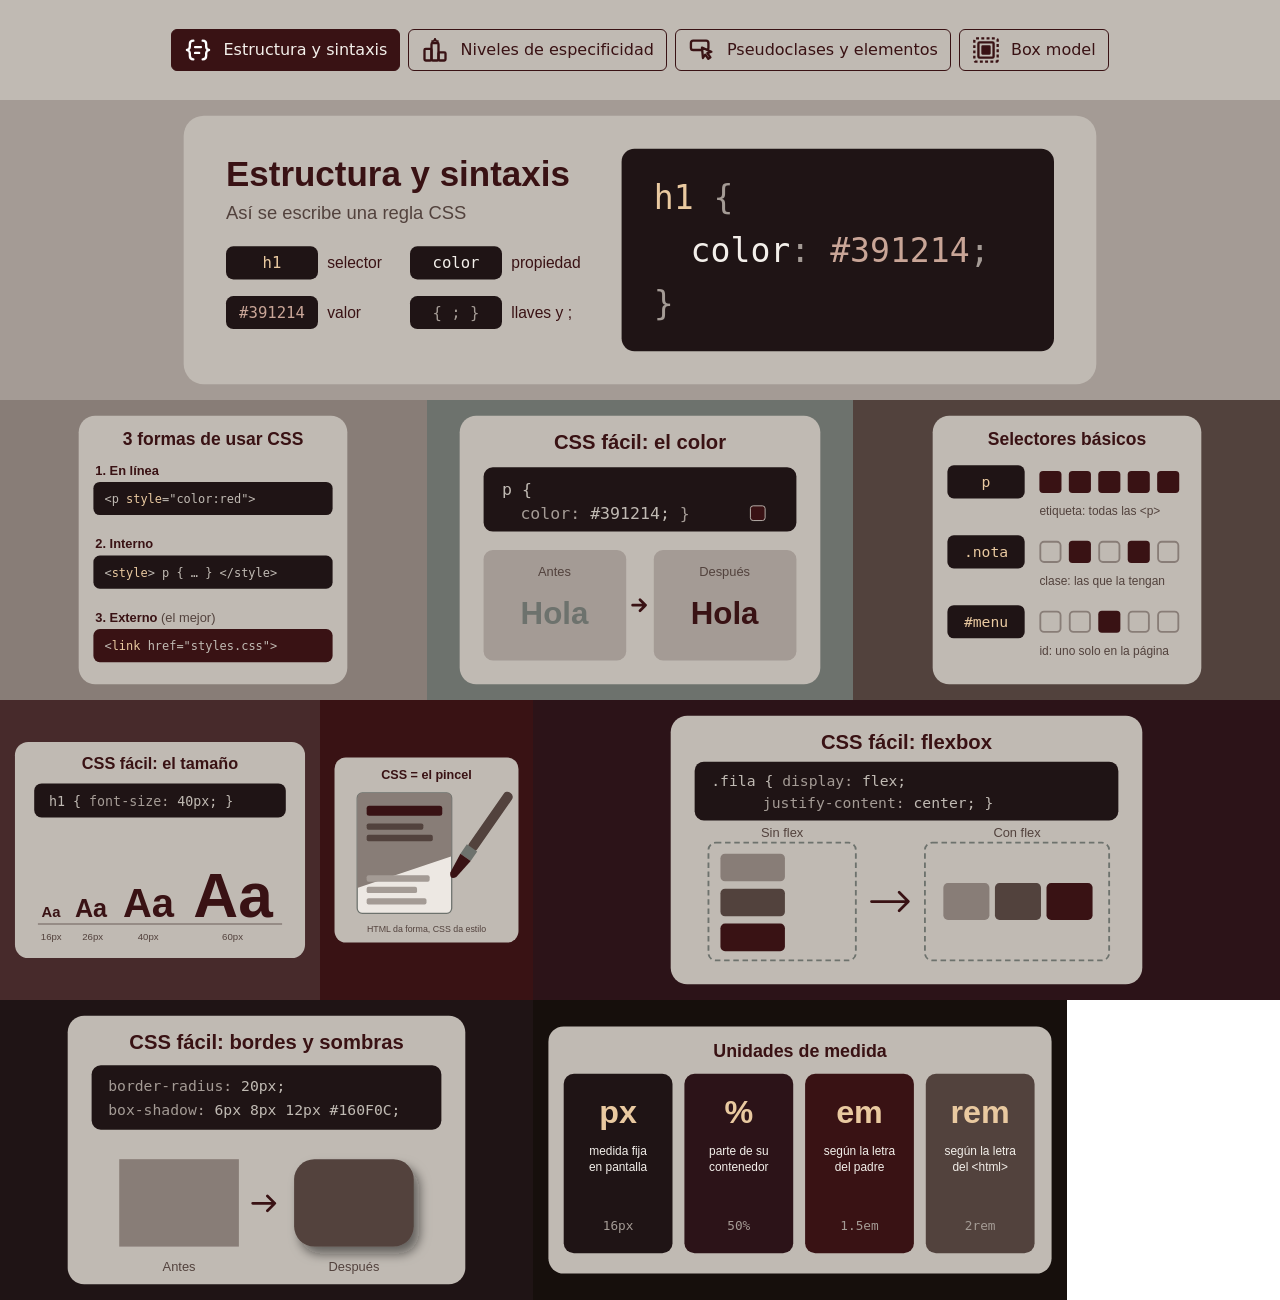
<file: index.html>
<!doctype html>
<html lang="es">

<head>
    <meta charset="utf-8">
    <meta name="viewport" content="width=device-width, initial-scale=1">
    <title>Mi primer maqueta</title>
    <link href="https://cdn.jsdelivr.net/npm/bootstrap@5.3.8/dist/css/bootstrap.min.css" rel="stylesheet"
        integrity="sha384-sRIl4kxILFvY47J16cr9ZwB07vP4J8+LH7qKQnuqkuIAvNWLzeN8tE5YBujZqJLB" crossorigin="anonymous">
    <link rel="stylesheet" href="styles.css">
    <style>
        .icono-nav {
            width: 28px;
            height: 28px;
            margin-right: 6px;
            vertical-align: middle;
        }

        .seccion-img {
            display: flex;
            align-items: center;
            justify-content: center;
            padding: 12px;
        }

        .ilustracion {
            max-width: 100%;
            max-height: 100%;
            object-fit: contain;
        }

        .caja1 {
            min-height: 100px;
            background-color: #C0BAB3;
        }

        .caja2 {
            height: 300px;
            background-color: #A49B95;
        }

        .caja3 {
            height: 300px;
            background-color: #887D77;
        }

        .caja4 {
            height: 300px;
            background-color: #6D726D;
        }

        .caja5 {
            height: 300px;
            background-color: #52423D;
        }

        .caja6 {
            height: 300px;
            background-color: #472A2B;
        }

        .caja7 {
            height: 300px;
            background-color: #391214;
        }

        .caja8 {
            height: 300px;
            background-color: #2C1318;
        }

        .caja9 {
            height: 300px;
            background-color: #1F1415;
        }

        .caja10 {
            height: 300px;
            background-color: #160F0C;
        }
    </style>
</head>

<body>
    <div class="container-fluid">
        <div class="row">
            <nav class="col-12 caja1 menu navbar navbar-expand-lg p-3 p-lg-4" aria-label="Temas de CSS">
                <div class="container-fluid px-0">
                    <a class="navbar-brand marca d-lg-none" href="index.html">CSS fácil</a>
                    <button class="navbar-toggler" type="button" data-bs-toggle="collapse" data-bs-target="#menuTemas"
                        aria-controls="menuTemas" aria-expanded="false" aria-label="Abrir menú">
                        <span class="navbar-toggler-icon"></span>
                    </button>
                    <div class="collapse navbar-collapse justify-content-center" id="menuTemas">
                        <div class="d-flex flex-column flex-lg-row flex-lg-wrap justify-content-lg-center gap-2 pt-3 pt-lg-0 w-100">
                        <a href="index.html" class="btn btn-tema active" aria-current="page">
                            <img src="img/icono-estructura.svg" alt="" class="icono-nav">
                            Estructura y sintaxis
                        </a>
                        <a href="especificidad.html" class="btn btn-tema">
                            <img src="img/icono-especificidad.svg" alt="" class="icono-nav">
                            Niveles de especificidad
                        </a>
                        <a href="pseudoclases.html" class="btn btn-tema">
                            <img src="img/icono-pseudoclases.svg" alt="" class="icono-nav">
                            Pseudoclases y elementos
                        </a>
                        <a href="boxmodel.html" class="btn btn-tema">
                            <img src="img/icono-boxmodel.svg" alt="" class="icono-nav">
                            Box model
                        </a>
                        </div>
                    </div>
                </div>
            </nav>
            <header class="col-12 col-sm-12 col-md-10 col-lg-10 col-xl-12 col-xxl-12 caja2 seccion-img">
                <img src="img/estructura-regla.svg" alt="Estructura de una regla CSS: selector, propiedad y valor" class="ilustracion">
            </header>
            <aside class="col-6 col-sm-6 col-md-2 col-lg-2 col-xl-4 col-xxl-4 caja3 seccion-img">
                <img src="img/estructura-formas.svg" alt="Tres formas de usar CSS: en línea, interno y externo" class="ilustracion">
            </aside>
            <section class="col-6 col-sm-6 col-md-2 col-lg-2 col-xl-4 col-xxl-4 caja4 seccion-img">
                <img src="img/css-facil-color.svg" alt="CSS fácil: cambia el color de un texto" class="ilustracion">
            </section>
            <aside class="col-6 col-sm-6 col-md-10 col-lg-10 col-xl-4 col-xxl-4 caja5 seccion-img">
                <img src="img/estructura-selectores.svg" alt="Selectores básicos: etiqueta, clase e id" class="ilustracion">
            </aside>
            <section class="col-6 col-sm-6 col-md-12 col-lg-12 col-xl-3 col-xxl-3 caja6 seccion-img">
                <img src="img/css-facil-tamano.svg" alt="CSS fácil: cambia el tamaño de la letra" class="ilustracion">
            </section>
            <section class="col-12 col-sm-12 col-md-4 col-lg-4 col-xl-2 col-xxl-2 caja7 seccion-img">
                <img src="img/css-facil-pincel.svg" alt="CSS fácil: el pincel de tu página web" class="ilustracion">
            </section>
            <section class="col-12 col-sm-12 col-md-4 col-lg-4 col-xl-7 col-xxl-7 caja8 seccion-img">
                <img src="img/css-facil-flexbox.svg" alt="CSS fácil: ordena cajas con flexbox" class="ilustracion">
            </section>
            <section class="col-12 col-sm-12 col-md-4 col-lg-4 col-xl-5 col-xxl-5 caja9 seccion-img">
                <img src="img/css-facil-bordes.svg" alt="CSS fácil: bordes redondeados y sombras" class="ilustracion">
            </section>
            <footer class="col-12 col-sm-12 col-md-12 col-lg-12 col-xl-5 col-xxl-5 caja10 seccion-img">
                <img src="img/estructura-unidades.svg" alt="Unidades de medida en CSS: px, %, em y rem" class="ilustracion">
            </footer>
        </div>
    </div>
    <script src="https://cdn.jsdelivr.net/npm/bootstrap@5.3.8/dist/js/bootstrap.bundle.min.js"
        integrity="sha384-FKyoEForCGlyvwx9Hj09JcYn3nv7wiPVlz7YYwJrWVcXK/BmnVDxM+D2scQbITxI"
        crossorigin="anonymous"></script>
</body>

</html>
</file>
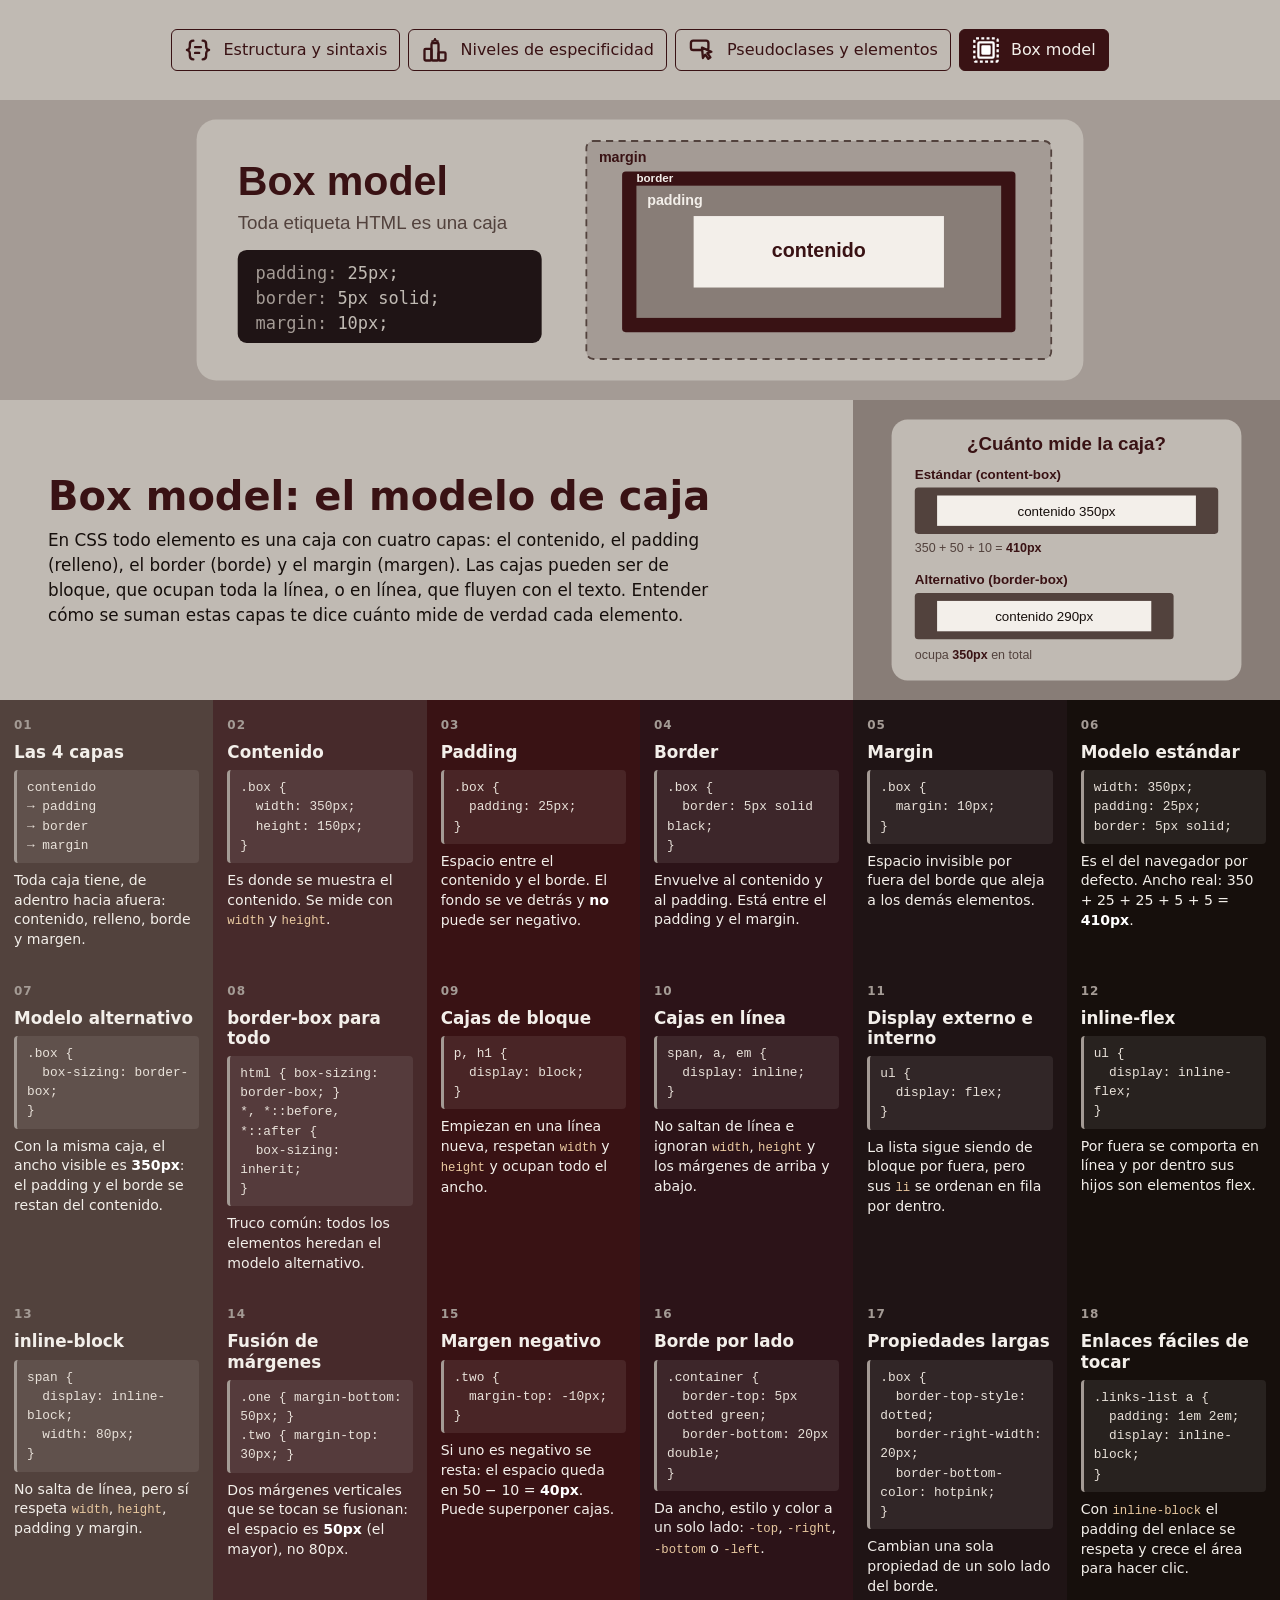
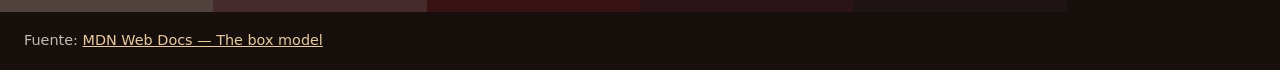
<file: boxmodel.html>
<!doctype html>
<html lang="es">

<head>
    <meta charset="utf-8">
    <meta name="viewport" content="width=device-width, initial-scale=1">
    <title>Box model | CSS fácil</title>
    <link href="https://cdn.jsdelivr.net/npm/bootstrap@5.3.8/dist/css/bootstrap.min.css" rel="stylesheet"
        integrity="sha384-sRIl4kxILFvY47J16cr9ZwB07vP4J8+LH7qKQnuqkuIAvNWLzeN8tE5YBujZqJLB" crossorigin="anonymous">
    <link rel="stylesheet" href="styles.css">
</head>

<body>
    <div class="container-fluid">
        <div class="row">
            <nav class="col-12 caja1 menu navbar navbar-expand-lg p-3 p-lg-4" aria-label="Temas de CSS">
                <div class="container-fluid px-0">
                    <a class="navbar-brand marca d-lg-none" href="index.html">CSS fácil</a>
                    <button class="navbar-toggler" type="button" data-bs-toggle="collapse" data-bs-target="#menuTemas"
                        aria-controls="menuTemas" aria-expanded="false" aria-label="Abrir menú">
                        <span class="navbar-toggler-icon"></span>
                    </button>
                    <div class="collapse navbar-collapse justify-content-center" id="menuTemas">
                        <div class="d-flex flex-column flex-lg-row flex-lg-wrap justify-content-lg-center gap-2 pt-3 pt-lg-0 w-100">
                        <a href="index.html" class="btn btn-tema">
                            <img src="img/icono-estructura.svg" alt="" class="icono-nav">
                            Estructura y sintaxis
                        </a>
                        <a href="especificidad.html" class="btn btn-tema">
                            <img src="img/icono-especificidad.svg" alt="" class="icono-nav">
                            Niveles de especificidad
                        </a>
                        <a href="pseudoclases.html" class="btn btn-tema">
                            <img src="img/icono-pseudoclases.svg" alt="" class="icono-nav">
                            Pseudoclases y elementos
                        </a>
                        <a href="boxmodel.html" class="btn btn-tema active" aria-current="page">
                            <img src="img/icono-boxmodel.svg" alt="" class="icono-nav">
                            Box model
                        </a>
                        </div>
                    </div>
                </div>
            </nav>

            <!-- Imagen principal (caja 2) -->
            <header class="col-12 caja2 seccion-img imagen-principal">
                <img src="img/boxmodel-principal.svg" alt="Las capas del box model: margin, border, padding y contenido" class="ilustracion">
            </header>

            <!-- Texto: en computador a la izquierda de la imagen lateral -->
            <section class="col-12 col-lg-8 caja1 texto-tema">
                <h1>Box model: el modelo de caja</h1>
                <p>En CSS todo elemento es una caja con cuatro capas: el contenido, el padding (relleno), el border (borde) y el margin (margen). Las cajas pueden ser de bloque, que ocupan toda la línea, o en línea, que fluyen con el texto. Entender cómo se suman estas capas te dice cuánto mide de verdad cada elemento.</p>
            </section>

            <!-- Imagen lateral: visible en computador y celular, oculta en tablet -->
            <aside class="col-12 col-lg-4 caja3 seccion-img imagen-lateral d-md-none d-lg-flex">
                <img src="img/boxmodel-lateral.svg" alt="Comparación del modelo estándar (410px) y border-box (350px)" class="ilustracion">
            </aside>

            <!-- 18 cajas: 6 por fila en computador, 3 en tablet, 2 en celular -->
            <article class="col-6 col-md-4 col-lg-2 caja5 ejemplo">
                <span class="ejemplo-num">01</span>
                <h2>Las 4 capas</h2>
                <pre><code>contenido
→ padding
→ border
→ margin</code></pre>
                <p>Toda caja tiene, de adentro hacia afuera: contenido, relleno, borde y margen.</p>
            </article>
            <article class="col-6 col-md-4 col-lg-2 caja6 ejemplo">
                <span class="ejemplo-num">02</span>
                <h2>Contenido</h2>
                <pre><code>.box {
  width: 350px;
  height: 150px;
}</code></pre>
                <p>Es donde se muestra el contenido. Se mide con <code>width</code> y <code>height</code>.</p>
            </article>
            <article class="col-6 col-md-4 col-lg-2 caja7 ejemplo">
                <span class="ejemplo-num">03</span>
                <h2>Padding</h2>
                <pre><code>.box {
  padding: 25px;
}</code></pre>
                <p>Espacio entre el contenido y el borde. El fondo se ve detrás y <b>no</b> puede ser negativo.</p>
            </article>
            <article class="col-6 col-md-4 col-lg-2 caja8 ejemplo">
                <span class="ejemplo-num">04</span>
                <h2>Border</h2>
                <pre><code>.box {
  border: 5px solid black;
}</code></pre>
                <p>Envuelve al contenido y al padding. Está entre el padding y el margin.</p>
            </article>
            <article class="col-6 col-md-4 col-lg-2 caja9 ejemplo">
                <span class="ejemplo-num">05</span>
                <h2>Margin</h2>
                <pre><code>.box {
  margin: 10px;
}</code></pre>
                <p>Espacio invisible por fuera del borde que aleja a los demás elementos.</p>
            </article>
            <article class="col-6 col-md-4 col-lg-2 caja10 ejemplo">
                <span class="ejemplo-num">06</span>
                <h2>Modelo estándar</h2>
                <pre><code>width: 350px;
padding: 25px;
border: 5px solid;</code></pre>
                <p>Es el del navegador por defecto. Ancho real: 350 + 25 + 25 + 5 + 5 = <b>410px</b>.</p>
            </article>
            <article class="col-6 col-md-4 col-lg-2 caja5 ejemplo">
                <span class="ejemplo-num">07</span>
                <h2>Modelo alternativo</h2>
                <pre><code>.box {
  box-sizing: border-box;
}</code></pre>
                <p>Con la misma caja, el ancho visible es <b>350px</b>: el padding y el borde se restan del contenido.</p>
            </article>
            <article class="col-6 col-md-4 col-lg-2 caja6 ejemplo">
                <span class="ejemplo-num">08</span>
                <h2>border-box para todo</h2>
                <pre><code>html { box-sizing: border-box; }
*, *::before, *::after {
  box-sizing: inherit;
}</code></pre>
                <p>Truco común: todos los elementos heredan el modelo alternativo.</p>
            </article>
            <article class="col-6 col-md-4 col-lg-2 caja7 ejemplo">
                <span class="ejemplo-num">09</span>
                <h2>Cajas de bloque</h2>
                <pre><code>p, h1 {
  display: block;
}</code></pre>
                <p>Empiezan en una línea nueva, respetan <code>width</code> y <code>height</code> y ocupan todo el ancho.</p>
            </article>
            <article class="col-6 col-md-4 col-lg-2 caja8 ejemplo">
                <span class="ejemplo-num">10</span>
                <h2>Cajas en línea</h2>
                <pre><code>span, a, em {
  display: inline;
}</code></pre>
                <p>No saltan de línea e ignoran <code>width</code>, <code>height</code> y los márgenes de arriba y abajo.</p>
            </article>
            <article class="col-6 col-md-4 col-lg-2 caja9 ejemplo">
                <span class="ejemplo-num">11</span>
                <h2>Display externo e interno</h2>
                <pre><code>ul {
  display: flex;
}</code></pre>
                <p>La lista sigue siendo de bloque por fuera, pero sus <code>li</code> se ordenan en fila por dentro.</p>
            </article>
            <article class="col-6 col-md-4 col-lg-2 caja10 ejemplo">
                <span class="ejemplo-num">12</span>
                <h2>inline-flex</h2>
                <pre><code>ul {
  display: inline-flex;
}</code></pre>
                <p>Por fuera se comporta en línea y por dentro sus hijos son elementos flex.</p>
            </article>
            <article class="col-6 col-md-4 col-lg-2 caja5 ejemplo">
                <span class="ejemplo-num">13</span>
                <h2>inline-block</h2>
                <pre><code>span {
  display: inline-block;
  width: 80px;
}</code></pre>
                <p>No salta de línea, pero sí respeta <code>width</code>, <code>height</code>, padding y margin.</p>
            </article>
            <article class="col-6 col-md-4 col-lg-2 caja6 ejemplo">
                <span class="ejemplo-num">14</span>
                <h2>Fusión de márgenes</h2>
                <pre><code>.one { margin-bottom: 50px; }
.two { margin-top: 30px; }</code></pre>
                <p>Dos márgenes verticales que se tocan se fusionan: el espacio es <b>50px</b> (el mayor), no 80px.</p>
            </article>
            <article class="col-6 col-md-4 col-lg-2 caja7 ejemplo">
                <span class="ejemplo-num">15</span>
                <h2>Margen negativo</h2>
                <pre><code>.two {
  margin-top: -10px;
}</code></pre>
                <p>Si uno es negativo se resta: el espacio queda en 50 − 10 = <b>40px</b>. Puede superponer cajas.</p>
            </article>
            <article class="col-6 col-md-4 col-lg-2 caja8 ejemplo">
                <span class="ejemplo-num">16</span>
                <h2>Borde por lado</h2>
                <pre><code>.container {
  border-top: 5px dotted green;
  border-bottom: 20px double;
}</code></pre>
                <p>Da ancho, estilo y color a un solo lado: <code>-top</code>, <code>-right</code>, <code>-bottom</code> o <code>-left</code>.</p>
            </article>
            <article class="col-6 col-md-4 col-lg-2 caja9 ejemplo">
                <span class="ejemplo-num">17</span>
                <h2>Propiedades largas</h2>
                <pre><code>.box {
  border-top-style: dotted;
  border-right-width: 20px;
  border-bottom-color: hotpink;
}</code></pre>
                <p>Cambian una sola propiedad de un solo lado del borde.</p>
            </article>
            <article class="col-6 col-md-4 col-lg-2 caja10 ejemplo">
                <span class="ejemplo-num">18</span>
                <h2>Enlaces fáciles de tocar</h2>
                <pre><code>.links-list a {
  padding: 1em 2em;
  display: inline-block;
}</code></pre>
                <p>Con <code>inline-block</code> el padding del enlace se respeta y crece el área para hacer clic.</p>
            </article>

            <footer class="col-12 caja10 pie">
                Fuente: <a href="https://developer-mozilla-org.translate.goog/en-US/docs/Learn_web_development/Core/Styling_basics/Box_model?_x_tr_sl=en&amp;_x_tr_tl=es&amp;_x_tr_hl=es&amp;_x_tr_pto=tc" target="_blank" rel="noopener">MDN Web Docs — The box model</a>
            </footer>
        </div>
    </div>
    <script src="https://cdn.jsdelivr.net/npm/bootstrap@5.3.8/dist/js/bootstrap.bundle.min.js"
        integrity="sha384-FKyoEForCGlyvwx9Hj09JcYn3nv7wiPVlz7YYwJrWVcXK/BmnVDxM+D2scQbITxI"
        crossorigin="anonymous"></script>
</body>

</html>
</file>
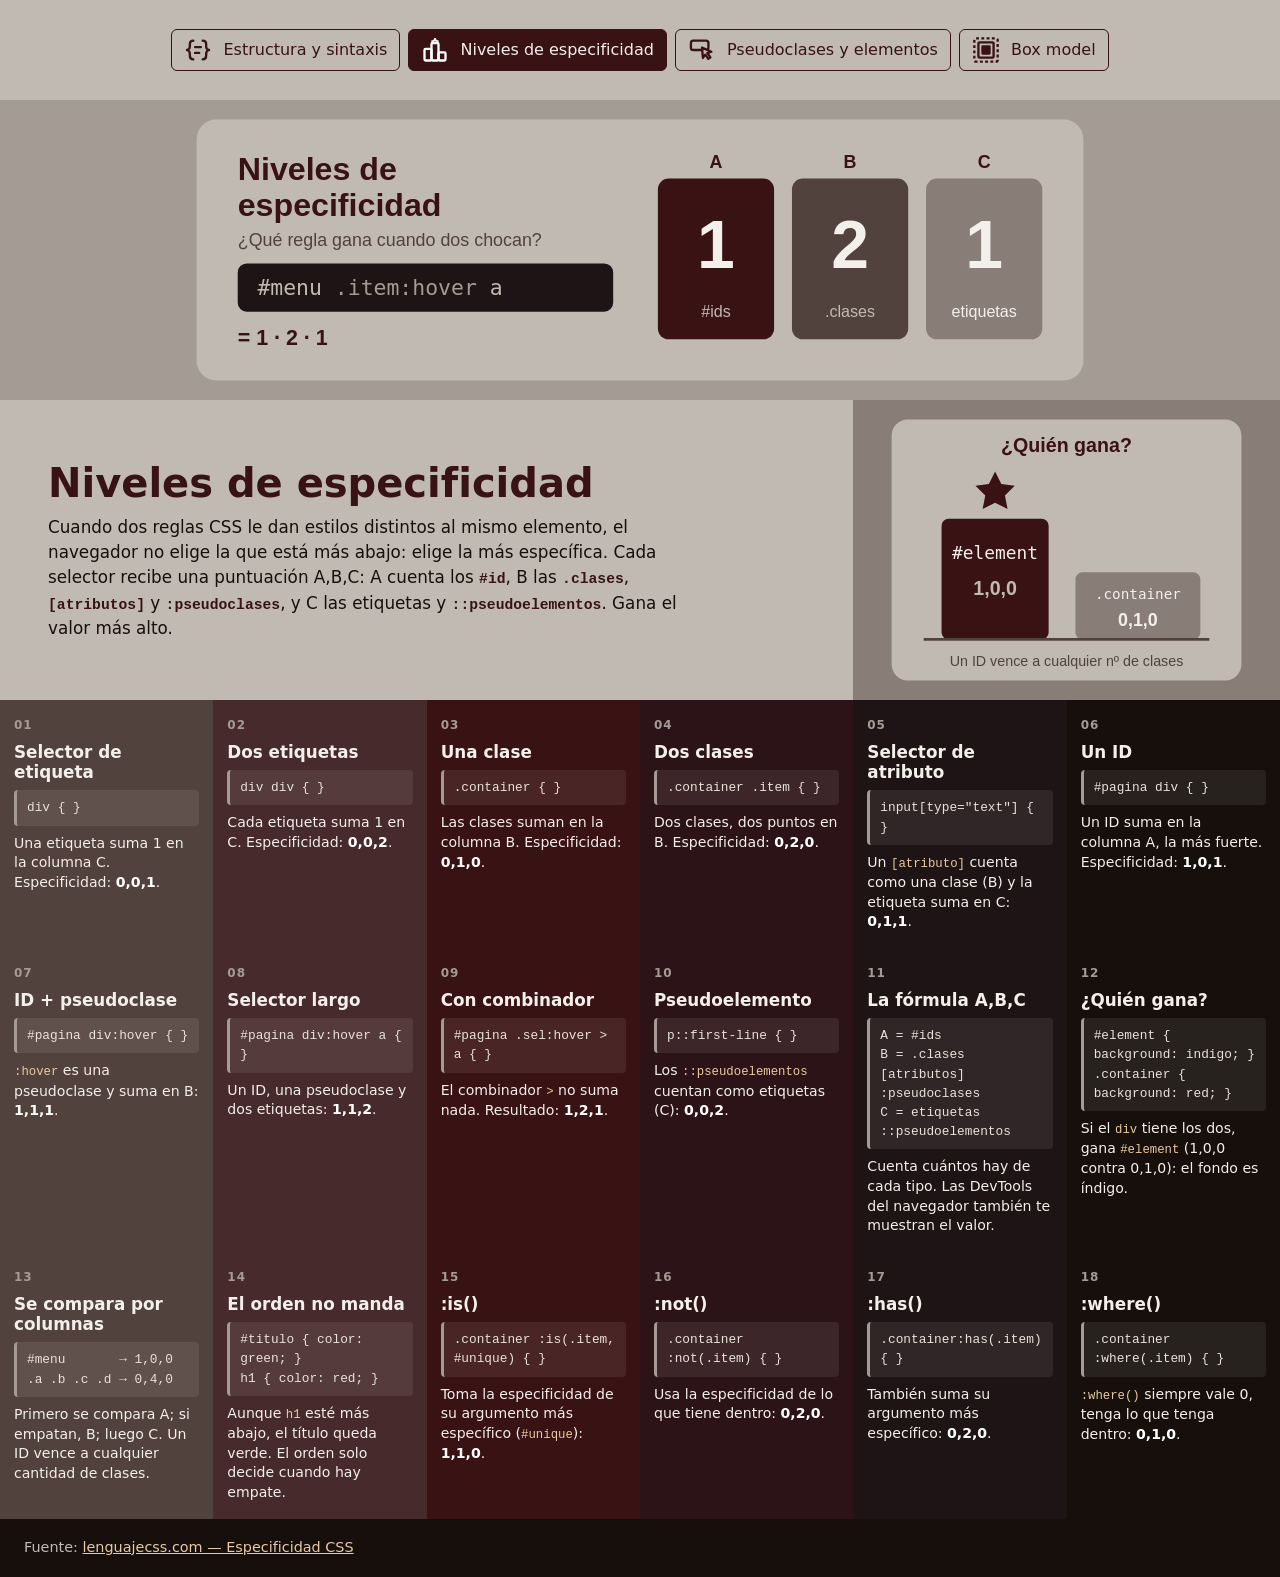
<file: especificidad.html>
<!doctype html>
<html lang="es">

<head>
    <meta charset="utf-8">
    <meta name="viewport" content="width=device-width, initial-scale=1">
    <title>Niveles de especificidad | CSS fácil</title>
    <link href="https://cdn.jsdelivr.net/npm/bootstrap@5.3.8/dist/css/bootstrap.min.css" rel="stylesheet"
        integrity="sha384-sRIl4kxILFvY47J16cr9ZwB07vP4J8+LH7qKQnuqkuIAvNWLzeN8tE5YBujZqJLB" crossorigin="anonymous">
    <link rel="stylesheet" href="styles.css">
</head>

<body>
    <div class="container-fluid">
        <div class="row">
            <nav class="col-12 caja1 menu navbar navbar-expand-lg p-3 p-lg-4" aria-label="Temas de CSS">
                <div class="container-fluid px-0">
                    <a class="navbar-brand marca d-lg-none" href="index.html">CSS fácil</a>
                    <button class="navbar-toggler" type="button" data-bs-toggle="collapse" data-bs-target="#menuTemas"
                        aria-controls="menuTemas" aria-expanded="false" aria-label="Abrir menú">
                        <span class="navbar-toggler-icon"></span>
                    </button>
                    <div class="collapse navbar-collapse justify-content-center" id="menuTemas">
                        <div class="d-flex flex-column flex-lg-row flex-lg-wrap justify-content-lg-center gap-2 pt-3 pt-lg-0 w-100">
                        <a href="index.html" class="btn btn-tema">
                            <img src="img/icono-estructura.svg" alt="" class="icono-nav">
                            Estructura y sintaxis
                        </a>
                        <a href="especificidad.html" class="btn btn-tema active" aria-current="page">
                            <img src="img/icono-especificidad.svg" alt="" class="icono-nav">
                            Niveles de especificidad
                        </a>
                        <a href="pseudoclases.html" class="btn btn-tema">
                            <img src="img/icono-pseudoclases.svg" alt="" class="icono-nav">
                            Pseudoclases y elementos
                        </a>
                        <a href="boxmodel.html" class="btn btn-tema">
                            <img src="img/icono-boxmodel.svg" alt="" class="icono-nav">
                            Box model
                        </a>
                        </div>
                    </div>
                </div>
            </nav>

            <!-- Imagen principal (caja 2) -->
            <header class="col-12 caja2 seccion-img imagen-principal">
                <img src="img/especificidad-principal.svg" alt="El selector #menu .item:hover a tiene especificidad 1, 2, 1" class="ilustracion">
            </header>

            <!-- Texto: en computador a la izquierda de la imagen lateral -->
            <section class="col-12 col-lg-8 caja1 texto-tema">
                <h1>Niveles de especificidad</h1>
                <p>Cuando dos reglas CSS le dan estilos distintos al mismo elemento, el navegador no elige la que está más abajo: elige la más específica. Cada selector recibe una puntuación A,B,C: A cuenta los <code>#id</code>, B las <code>.clases</code>, <code>[atributos]</code> y <code>:pseudoclases</code>, y C las etiquetas y <code>::pseudoelementos</code>. Gana el valor más alto.</p>
            </section>

            <!-- Imagen lateral: visible en computador y celular, oculta en tablet -->
            <aside class="col-12 col-lg-4 caja3 seccion-img imagen-lateral d-md-none d-lg-flex">
                <img src="img/especificidad-lateral.svg" alt="Un ID gana a una clase en especificidad" class="ilustracion">
            </aside>

            <!-- 18 cajas: 6 por fila en computador, 3 en tablet, 2 en celular -->
            <article class="col-6 col-md-4 col-lg-2 caja5 ejemplo">
                <span class="ejemplo-num">01</span>
                <h2>Selector de etiqueta</h2>
                <pre><code>div { }</code></pre>
                <p>Una etiqueta suma 1 en la columna C. Especificidad: <b>0,0,1</b>.</p>
            </article>
            <article class="col-6 col-md-4 col-lg-2 caja6 ejemplo">
                <span class="ejemplo-num">02</span>
                <h2>Dos etiquetas</h2>
                <pre><code>div div { }</code></pre>
                <p>Cada etiqueta suma 1 en C. Especificidad: <b>0,0,2</b>.</p>
            </article>
            <article class="col-6 col-md-4 col-lg-2 caja7 ejemplo">
                <span class="ejemplo-num">03</span>
                <h2>Una clase</h2>
                <pre><code>.container { }</code></pre>
                <p>Las clases suman en la columna B. Especificidad: <b>0,1,0</b>.</p>
            </article>
            <article class="col-6 col-md-4 col-lg-2 caja8 ejemplo">
                <span class="ejemplo-num">04</span>
                <h2>Dos clases</h2>
                <pre><code>.container .item { }</code></pre>
                <p>Dos clases, dos puntos en B. Especificidad: <b>0,2,0</b>.</p>
            </article>
            <article class="col-6 col-md-4 col-lg-2 caja9 ejemplo">
                <span class="ejemplo-num">05</span>
                <h2>Selector de atributo</h2>
                <pre><code>input[type=&quot;text&quot;] { }</code></pre>
                <p>Un <code>[atributo]</code> cuenta como una clase (B) y la etiqueta suma en C: <b>0,1,1</b>.</p>
            </article>
            <article class="col-6 col-md-4 col-lg-2 caja10 ejemplo">
                <span class="ejemplo-num">06</span>
                <h2>Un ID</h2>
                <pre><code>#pagina div { }</code></pre>
                <p>Un ID suma en la columna A, la más fuerte. Especificidad: <b>1,0,1</b>.</p>
            </article>
            <article class="col-6 col-md-4 col-lg-2 caja5 ejemplo">
                <span class="ejemplo-num">07</span>
                <h2>ID + pseudoclase</h2>
                <pre><code>#pagina div:hover { }</code></pre>
                <p><code>:hover</code> es una pseudoclase y suma en B: <b>1,1,1</b>.</p>
            </article>
            <article class="col-6 col-md-4 col-lg-2 caja6 ejemplo">
                <span class="ejemplo-num">08</span>
                <h2>Selector largo</h2>
                <pre><code>#pagina div:hover a { }</code></pre>
                <p>Un ID, una pseudoclase y dos etiquetas: <b>1,1,2</b>.</p>
            </article>
            <article class="col-6 col-md-4 col-lg-2 caja7 ejemplo">
                <span class="ejemplo-num">09</span>
                <h2>Con combinador</h2>
                <pre><code>#pagina .sel:hover &gt; a { }</code></pre>
                <p>El combinador <code>&gt;</code> no suma nada. Resultado: <b>1,2,1</b>.</p>
            </article>
            <article class="col-6 col-md-4 col-lg-2 caja8 ejemplo">
                <span class="ejemplo-num">10</span>
                <h2>Pseudoelemento</h2>
                <pre><code>p::first-line { }</code></pre>
                <p>Los <code>::pseudoelementos</code> cuentan como etiquetas (C): <b>0,0,2</b>.</p>
            </article>
            <article class="col-6 col-md-4 col-lg-2 caja9 ejemplo">
                <span class="ejemplo-num">11</span>
                <h2>La fórmula A,B,C</h2>
                <pre><code>A = #ids
B = .clases [atributos] :pseudoclases
C = etiquetas ::pseudoelementos</code></pre>
                <p>Cuenta cuántos hay de cada tipo. Las DevTools del navegador también te muestran el valor.</p>
            </article>
            <article class="col-6 col-md-4 col-lg-2 caja10 ejemplo">
                <span class="ejemplo-num">12</span>
                <h2>¿Quién gana?</h2>
                <pre><code>#element { background: indigo; }
.container { background: red; }</code></pre>
                <p>Si el <code>div</code> tiene los dos, gana <code>#element</code> (1,0,0 contra 0,1,0): el fondo es índigo.</p>
            </article>
            <article class="col-6 col-md-4 col-lg-2 caja5 ejemplo">
                <span class="ejemplo-num">13</span>
                <h2>Se compara por columnas</h2>
                <pre><code>#menu       → 1,0,0
.a .b .c .d → 0,4,0</code></pre>
                <p>Primero se compara A; si empatan, B; luego C. Un ID vence a cualquier cantidad de clases.</p>
            </article>
            <article class="col-6 col-md-4 col-lg-2 caja6 ejemplo">
                <span class="ejemplo-num">14</span>
                <h2>El orden no manda</h2>
                <pre><code>#titulo { color: green; }
h1 { color: red; }</code></pre>
                <p>Aunque <code>h1</code> esté más abajo, el título queda verde. El orden solo decide cuando hay empate.</p>
            </article>
            <article class="col-6 col-md-4 col-lg-2 caja7 ejemplo">
                <span class="ejemplo-num">15</span>
                <h2>:is()</h2>
                <pre><code>.container :is(.item, #unique) { }</code></pre>
                <p>Toma la especificidad de su argumento más específico (<code>#unique</code>): <b>1,1,0</b>.</p>
            </article>
            <article class="col-6 col-md-4 col-lg-2 caja8 ejemplo">
                <span class="ejemplo-num">16</span>
                <h2>:not()</h2>
                <pre><code>.container :not(.item) { }</code></pre>
                <p>Usa la especificidad de lo que tiene dentro: <b>0,2,0</b>.</p>
            </article>
            <article class="col-6 col-md-4 col-lg-2 caja9 ejemplo">
                <span class="ejemplo-num">17</span>
                <h2>:has()</h2>
                <pre><code>.container:has(.item) { }</code></pre>
                <p>También suma su argumento más específico: <b>0,2,0</b>.</p>
            </article>
            <article class="col-6 col-md-4 col-lg-2 caja10 ejemplo">
                <span class="ejemplo-num">18</span>
                <h2>:where()</h2>
                <pre><code>.container :where(.item) { }</code></pre>
                <p><code>:where()</code> siempre vale 0, tenga lo que tenga dentro: <b>0,1,0</b>.</p>
            </article>

            <footer class="col-12 caja10 pie">
                Fuente: <a href="https://lenguajecss.com/cascada-css/especificidad/especificidad-css/" target="_blank" rel="noopener">lenguajecss.com — Especificidad CSS</a>
            </footer>
        </div>
    </div>
    <script src="https://cdn.jsdelivr.net/npm/bootstrap@5.3.8/dist/js/bootstrap.bundle.min.js"
        integrity="sha384-FKyoEForCGlyvwx9Hj09JcYn3nv7wiPVlz7YYwJrWVcXK/BmnVDxM+D2scQbITxI"
        crossorigin="anonymous"></script>
</body>

</html>
</file>
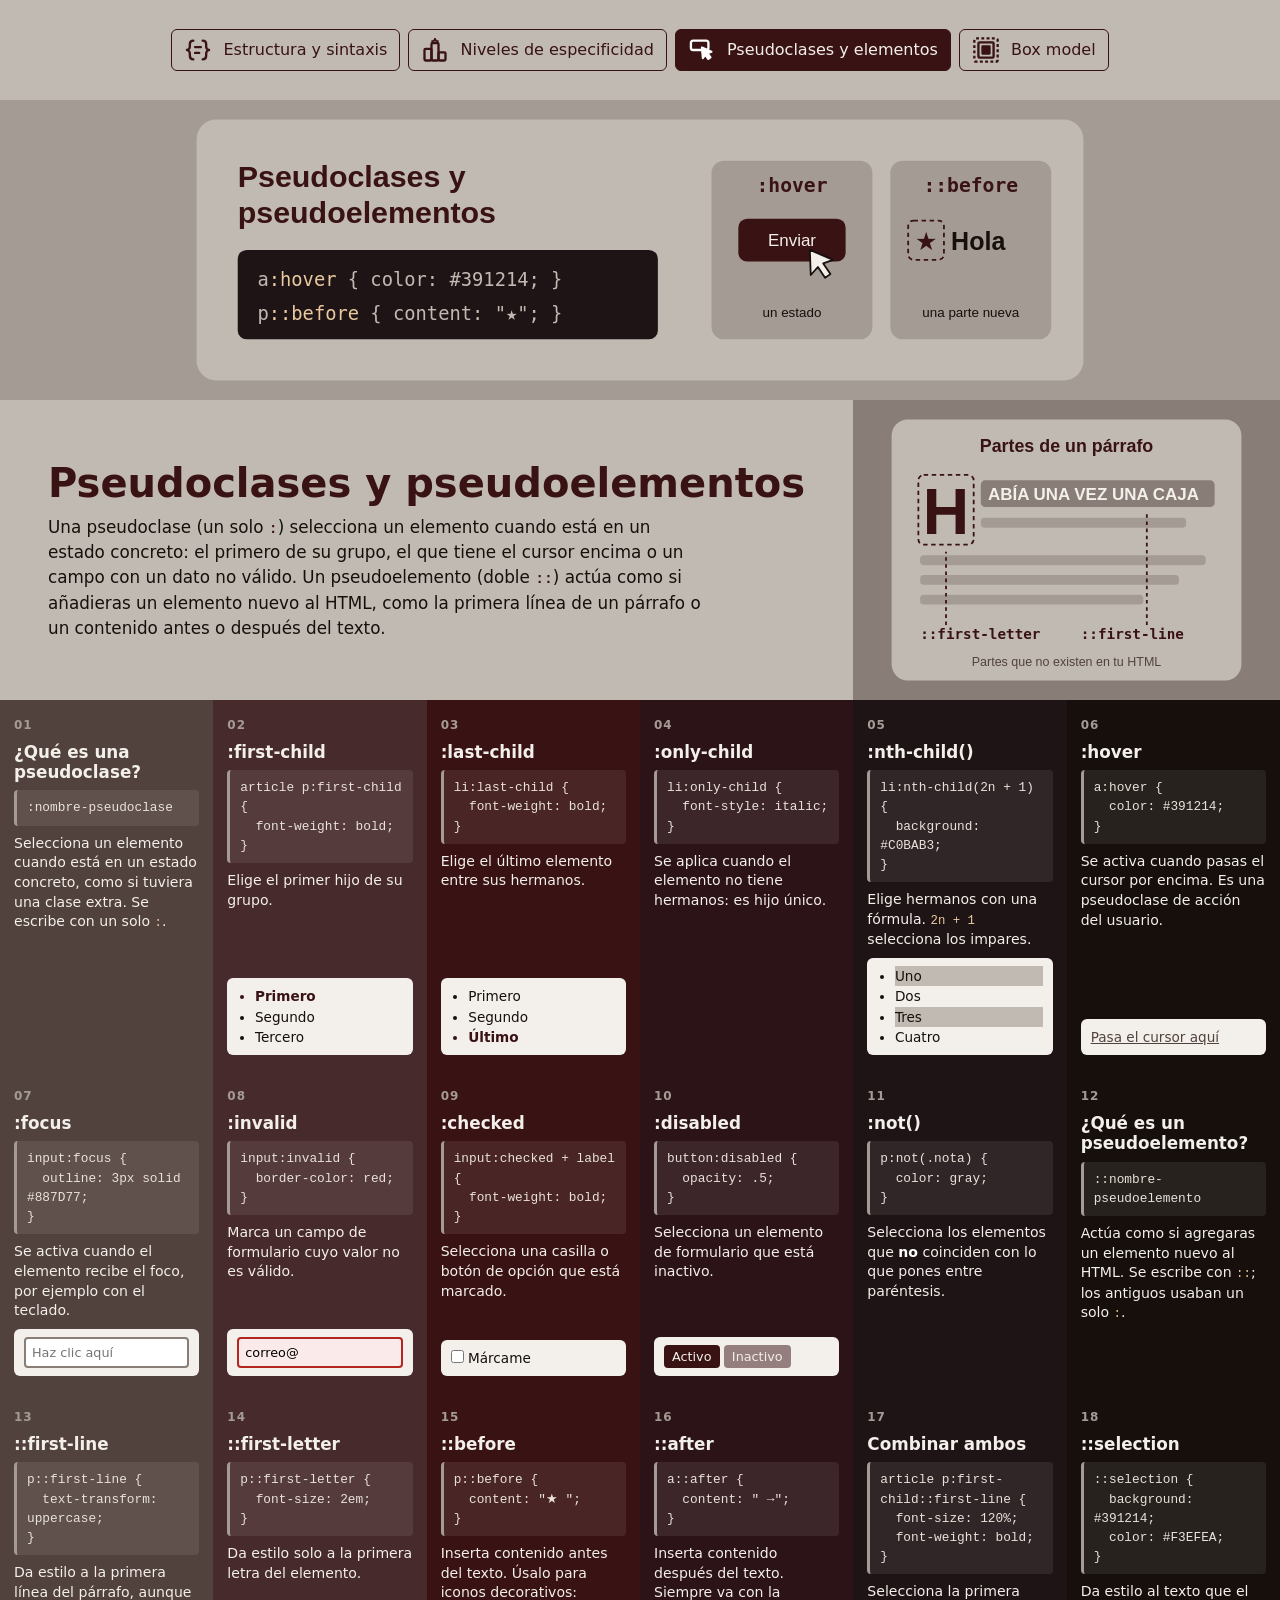
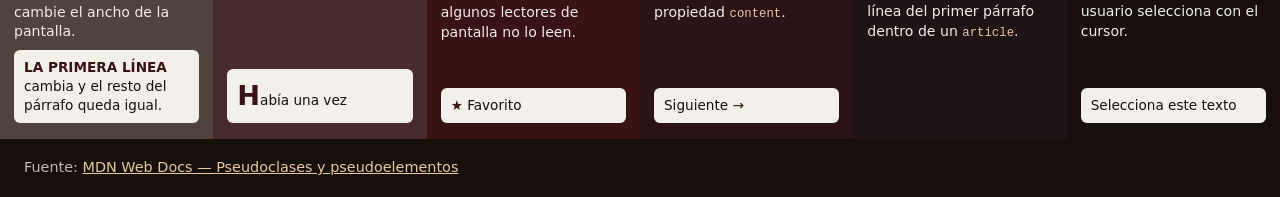
<file: pseudoclases.html>
<!doctype html>
<html lang="es">

<head>
    <meta charset="utf-8">
    <meta name="viewport" content="width=device-width, initial-scale=1">
    <title>Pseudoclases y elementos | CSS fácil</title>
    <link href="https://cdn.jsdelivr.net/npm/bootstrap@5.3.8/dist/css/bootstrap.min.css" rel="stylesheet"
        integrity="sha384-sRIl4kxILFvY47J16cr9ZwB07vP4J8+LH7qKQnuqkuIAvNWLzeN8tE5YBujZqJLB" crossorigin="anonymous">
    <link rel="stylesheet" href="styles.css">
</head>

<body>
    <div class="container-fluid">
        <div class="row">
            <nav class="col-12 caja1 menu navbar navbar-expand-lg p-3 p-lg-4" aria-label="Temas de CSS">
                <div class="container-fluid px-0">
                    <a class="navbar-brand marca d-lg-none" href="index.html">CSS fácil</a>
                    <button class="navbar-toggler" type="button" data-bs-toggle="collapse" data-bs-target="#menuTemas"
                        aria-controls="menuTemas" aria-expanded="false" aria-label="Abrir menú">
                        <span class="navbar-toggler-icon"></span>
                    </button>
                    <div class="collapse navbar-collapse justify-content-center" id="menuTemas">
                        <div class="d-flex flex-column flex-lg-row flex-lg-wrap justify-content-lg-center gap-2 pt-3 pt-lg-0 w-100">
                        <a href="index.html" class="btn btn-tema">
                            <img src="img/icono-estructura.svg" alt="" class="icono-nav">
                            Estructura y sintaxis
                        </a>
                        <a href="especificidad.html" class="btn btn-tema">
                            <img src="img/icono-especificidad.svg" alt="" class="icono-nav">
                            Niveles de especificidad
                        </a>
                        <a href="pseudoclases.html" class="btn btn-tema active" aria-current="page">
                            <img src="img/icono-pseudoclases.svg" alt="" class="icono-nav">
                            Pseudoclases y elementos
                        </a>
                        <a href="boxmodel.html" class="btn btn-tema">
                            <img src="img/icono-boxmodel.svg" alt="" class="icono-nav">
                            Box model
                        </a>
                        </div>
                    </div>
                </div>
            </nav>

            <!-- Imagen principal (caja 2) -->
            <header class="col-12 caja2 seccion-img imagen-principal">
                <img src="img/pseudoclases-principal.svg" alt="Ejemplos de :hover en un botón y ::before agregando una estrella" class="ilustracion">
            </header>

            <!-- Texto: en computador a la izquierda de la imagen lateral -->
            <section class="col-12 col-lg-8 caja1 texto-tema">
                <h1>Pseudoclases y pseudoelementos</h1>
                <p>Una pseudoclase (un solo <code>:</code>) selecciona un elemento cuando está en un estado concreto: el primero de su grupo, el que tiene el cursor encima o un campo con un dato no válido. Un pseudoelemento (doble <code>::</code>) actúa como si añadieras un elemento nuevo al HTML, como la primera línea de un párrafo o un contenido antes o después del texto.</p>
            </section>

            <!-- Imagen lateral: visible en computador y celular, oculta en tablet -->
            <aside class="col-12 col-lg-4 caja3 seccion-img imagen-lateral d-md-none d-lg-flex">
                <img src="img/pseudoclases-lateral.svg" alt="Un párrafo con ::first-letter y ::first-line resaltados" class="ilustracion">
            </aside>

            <!-- 18 cajas: 6 por fila en computador, 3 en tablet, 2 en celular -->
            <article class="col-6 col-md-4 col-lg-2 caja5 ejemplo">
                <span class="ejemplo-num">01</span>
                <h2>¿Qué es una pseudoclase?</h2>
                <pre><code>:nombre-pseudoclase</code></pre>
                <p>Selecciona un elemento cuando está en un estado concreto, como si tuviera una clase extra. Se escribe con un solo <code>:</code>.</p>
            </article>
            <article class="col-6 col-md-4 col-lg-2 caja6 ejemplo">
                <span class="ejemplo-num">02</span>
                <h2>:first-child</h2>
                <pre><code>article p:first-child {
  font-weight: bold;
}</code></pre>
                <p>Elige el primer hijo de su grupo.</p>
                <div class="demo"><ul class="demo-first"><li>Primero</li><li>Segundo</li><li>Tercero</li></ul></div>
            </article>
            <article class="col-6 col-md-4 col-lg-2 caja7 ejemplo">
                <span class="ejemplo-num">03</span>
                <h2>:last-child</h2>
                <pre><code>li:last-child {
  font-weight: bold;
}</code></pre>
                <p>Elige el último elemento entre sus hermanos.</p>
                <div class="demo"><ul class="demo-last"><li>Primero</li><li>Segundo</li><li>Último</li></ul></div>
            </article>
            <article class="col-6 col-md-4 col-lg-2 caja8 ejemplo">
                <span class="ejemplo-num">04</span>
                <h2>:only-child</h2>
                <pre><code>li:only-child {
  font-style: italic;
}</code></pre>
                <p>Se aplica cuando el elemento no tiene hermanos: es hijo único.</p>
            </article>
            <article class="col-6 col-md-4 col-lg-2 caja9 ejemplo">
                <span class="ejemplo-num">05</span>
                <h2>:nth-child()</h2>
                <pre><code>li:nth-child(2n + 1) {
  background: #C0BAB3;
}</code></pre>
                <p>Elige hermanos con una fórmula. <code>2n + 1</code> selecciona los impares.</p>
                <div class="demo"><ul class="demo-nth"><li>Uno</li><li>Dos</li><li>Tres</li><li>Cuatro</li></ul></div>
            </article>
            <article class="col-6 col-md-4 col-lg-2 caja10 ejemplo">
                <span class="ejemplo-num">06</span>
                <h2>:hover</h2>
                <pre><code>a:hover {
  color: #391214;
}</code></pre>
                <p>Se activa cuando pasas el cursor por encima. Es una pseudoclase de acción del usuario.</p>
                <div class="demo"><span class="demo-hover" tabindex="0">Pasa el cursor aquí</span></div>
            </article>
            <article class="col-6 col-md-4 col-lg-2 caja5 ejemplo">
                <span class="ejemplo-num">07</span>
                <h2>:focus</h2>
                <pre><code>input:focus {
  outline: 3px solid #887D77;
}</code></pre>
                <p>Se activa cuando el elemento recibe el foco, por ejemplo con el teclado.</p>
                <div class="demo"><input class="demo-input demo-focus" type="text" placeholder="Haz clic aquí" aria-label="Prueba de :focus"></div>
            </article>
            <article class="col-6 col-md-4 col-lg-2 caja6 ejemplo">
                <span class="ejemplo-num">08</span>
                <h2>:invalid</h2>
                <pre><code>input:invalid {
  border-color: red;
}</code></pre>
                <p>Marca un campo de formulario cuyo valor no es válido.</p>
                <div class="demo"><input class="demo-input demo-invalid" type="email" value="correo@" aria-label="Prueba de :invalid"></div>
            </article>
            <article class="col-6 col-md-4 col-lg-2 caja7 ejemplo">
                <span class="ejemplo-num">09</span>
                <h2>:checked</h2>
                <pre><code>input:checked + label {
  font-weight: bold;
}</code></pre>
                <p>Selecciona una casilla o botón de opción que está marcado.</p>
                <div class="demo"><input type="checkbox" id="demoCheck" class="demo-check"> <label for="demoCheck">Márcame</label></div>
            </article>
            <article class="col-6 col-md-4 col-lg-2 caja8 ejemplo">
                <span class="ejemplo-num">10</span>
                <h2>:disabled</h2>
                <pre><code>button:disabled {
  opacity: .5;
}</code></pre>
                <p>Selecciona un elemento de formulario que está inactivo.</p>
                <div class="demo"><button type="button" class="demo-boton">Activo</button> <button type="button" class="demo-boton" disabled>Inactivo</button></div>
            </article>
            <article class="col-6 col-md-4 col-lg-2 caja9 ejemplo">
                <span class="ejemplo-num">11</span>
                <h2>:not()</h2>
                <pre><code>p:not(.nota) {
  color: gray;
}</code></pre>
                <p>Selecciona los elementos que <b>no</b> coinciden con lo que pones entre paréntesis.</p>
            </article>
            <article class="col-6 col-md-4 col-lg-2 caja10 ejemplo">
                <span class="ejemplo-num">12</span>
                <h2>¿Qué es un pseudoelemento?</h2>
                <pre><code>::nombre-pseudoelemento</code></pre>
                <p>Actúa como si agregaras un elemento nuevo al HTML. Se escribe con <code>::</code>; los antiguos usaban un solo <code>:</code>.</p>
            </article>
            <article class="col-6 col-md-4 col-lg-2 caja5 ejemplo">
                <span class="ejemplo-num">13</span>
                <h2>::first-line</h2>
                <pre><code>p::first-line {
  text-transform: uppercase;
}</code></pre>
                <p>Da estilo a la primera línea del párrafo, aunque cambie el ancho de la pantalla.</p>
                <div class="demo"><p class="demo-first-line">La primera línea cambia y el resto del párrafo queda igual.</p></div>
            </article>
            <article class="col-6 col-md-4 col-lg-2 caja6 ejemplo">
                <span class="ejemplo-num">14</span>
                <h2>::first-letter</h2>
                <pre><code>p::first-letter {
  font-size: 2em;
}</code></pre>
                <p>Da estilo solo a la primera letra del elemento.</p>
                <div class="demo"><p class="demo-first-letter">Había una vez</p></div>
            </article>
            <article class="col-6 col-md-4 col-lg-2 caja7 ejemplo">
                <span class="ejemplo-num">15</span>
                <h2>::before</h2>
                <pre><code>p::before {
  content: &quot;★ &quot;;
}</code></pre>
                <p>Inserta contenido antes del texto. Úsalo para iconos decorativos: algunos lectores de pantalla no lo leen.</p>
                <div class="demo"><p class="demo-before">Favorito</p></div>
            </article>
            <article class="col-6 col-md-4 col-lg-2 caja8 ejemplo">
                <span class="ejemplo-num">16</span>
                <h2>::after</h2>
                <pre><code>a::after {
  content: &quot; →&quot;;
}</code></pre>
                <p>Inserta contenido después del texto. Siempre va con la propiedad <code>content</code>.</p>
                <div class="demo"><p class="demo-after">Siguiente</p></div>
            </article>
            <article class="col-6 col-md-4 col-lg-2 caja9 ejemplo">
                <span class="ejemplo-num">17</span>
                <h2>Combinar ambos</h2>
                <pre><code>article p:first-child::first-line {
  font-size: 120%;
  font-weight: bold;
}</code></pre>
                <p>Selecciona la primera línea del primer párrafo dentro de un <code>article</code>.</p>
            </article>
            <article class="col-6 col-md-4 col-lg-2 caja10 ejemplo">
                <span class="ejemplo-num">18</span>
                <h2>::selection</h2>
                <pre><code>::selection {
  background: #391214;
  color: #F3EFEA;
}</code></pre>
                <p>Da estilo al texto que el usuario selecciona con el cursor.</p>
                <div class="demo"><p class="demo-selection">Selecciona este texto</p></div>
            </article>

            <footer class="col-12 caja10 pie">
                Fuente: <a href="https://developer.mozilla.org/es/docs/Learn_web_development/Core/Styling_basics/Pseudo_classes_and_elements" target="_blank" rel="noopener">MDN Web Docs — Pseudoclases y pseudoelementos</a>
            </footer>
        </div>
    </div>
    <script src="https://cdn.jsdelivr.net/npm/bootstrap@5.3.8/dist/js/bootstrap.bundle.min.js"
        integrity="sha384-FKyoEForCGlyvwx9Hj09JcYn3nv7wiPVlz7YYwJrWVcXK/BmnVDxM+D2scQbITxI"
        crossorigin="anonymous"></script>
</body>

</html>
</file>
<file: styles.css>
/* =========================================================
   Estilos compartidos por todas las páginas
   (el index mantiene además sus estilos propios en <style>)
   ========================================================= */

/* ---------- Paleta (la misma del index) ---------- */
.caja1  { background-color: #C0BAB3; }
.caja2  { background-color: #A49B95; }
.caja3  { background-color: #887D77; }
.caja4  { background-color: #6D726D; }
.caja5  { background-color: #52423D; }
.caja6  { background-color: #472A2B; }
.caja7  { background-color: #391214; }
.caja8  { background-color: #2C1318; }
.caja9  { background-color: #1F1415; }
.caja10 { background-color: #160F0C; }

/* ---------- Barra de navegación ---------- */
.menu {
    min-height: 100px;
}

.marca {
    font-weight: 700;
    color: #391214;
}

.marca:hover,
.marca:focus {
    color: #160F0C;
}

/* Icono de 3 rayas en el color de la paleta */
.menu .navbar-toggler {
    border-color: #391214;
}

.menu .navbar-toggler:focus {
    box-shadow: 0 0 0 3px rgba(57, 18, 20, .35);
}

.menu .navbar-toggler-icon {
    background-image: url("data:image/svg+xml,%3csvg xmlns='http://www.w3.org/2000/svg' viewBox='0 0 30 30'%3e%3cpath stroke='%23391214' stroke-linecap='round' stroke-miterlimit='10' stroke-width='2' d='M4 7h22M4 15h22M4 23h22'/%3e%3c/svg%3e");
}

/* Botones del menú: contorno oscuro, se rellenan al pasar el cursor
   o cuando son la página actual */
.btn-tema {
    --bs-btn-color: #391214;
    --bs-btn-border-color: #391214;
    --bs-btn-hover-color: #F3EFEA;
    --bs-btn-hover-bg: #391214;
    --bs-btn-hover-border-color: #391214;
    --bs-btn-active-color: #F3EFEA;
    --bs-btn-active-bg: #391214;
    --bs-btn-active-border-color: #391214;
    --bs-btn-focus-shadow-rgb: 57, 18, 20;
}

.icono-nav {
    width: 28px;
    height: 28px;
    margin-right: 6px;
    vertical-align: middle;
}

/* El icono se vuelve claro cuando el botón se rellena */
.btn-tema:hover .icono-nav,
.btn-tema.active .icono-nav {
    filter: brightness(0) invert(1);
}

/* ---------- Imágenes ---------- */
.seccion-img {
    display: flex;
    align-items: center;
    justify-content: center;
    padding: 12px;
}

.ilustracion {
    max-width: 100%;
    max-height: 100%;
    object-fit: contain;
}

/* ---------- Páginas de temas ---------- */
.imagen-principal {
    padding: 16px;
}

.imagen-principal .ilustracion,
.imagen-lateral .ilustracion {
    width: 100%;
    height: auto;
}

.texto-tema {
    display: flex;
    flex-direction: column;
    justify-content: center;
    padding: 28px 24px;
    color: #160F0C;
}

.texto-tema h1 {
    color: #391214;
    font-weight: 700;
}

.texto-tema code {
    color: #391214;
    font-weight: 700;
}

.texto-tema p {
    margin-bottom: 0;
    max-width: 62ch;
    font-size: 1.05rem;
}

.imagen-lateral {
    padding: 16px;
}

/* Cajas de ejemplo */
.ejemplo {
    min-height: 240px;
    padding: 16px 14px;
    color: #F3EFEA;
    display: flex;
    flex-direction: column;
    gap: 8px;
}

.ejemplo-num {
    font-size: .75rem;
    font-weight: 700;
    letter-spacing: .08em;
    color: #A49B95;
}

.ejemplo h2 {
    font-size: 1.05rem;
    font-weight: 700;
    margin: 0;
}

.ejemplo pre {
    margin: 0;
    padding: 8px 10px;
    background-color: rgba(255, 255, 255, .08);
    border-left: 3px solid #A49B95;
    border-radius: 4px;
    white-space: pre-wrap;
    word-break: break-word;
    font-size: .8rem;
    color: #E9E2DA;
}

.ejemplo p {
    margin: 0;
    font-size: .88rem;
    line-height: 1.4;
}

.ejemplo code {
    color: #E9C9A0;
}

.ejemplo pre code {
    color: inherit;
}

.ejemplo b {
    color: #FFFFFF;
}

.pie {
    padding: 18px 24px;
    color: #C0BAB3;
    font-size: .9rem;
}

.pie a {
    color: #E9C9A0;
}

/* Tamaños: computador (992px o más) */
@media (min-width: 992px) {
    .imagen-principal {
        height: 300px;
    }

    .imagen-principal .ilustracion,
    .imagen-lateral .ilustracion {
        width: auto;
        height: 100%;
    }

    .texto-tema,
    .imagen-lateral {
        height: 300px;
    }

    .texto-tema {
        padding: 28px 48px;
    }
}

/* Celular: cajas más compactas */
@media (max-width: 767.98px) {
    .imagen-principal,
    .imagen-lateral {
        padding: 8px;
    }

    .ejemplo {
        min-height: 200px;
        padding: 12px 10px;
    }

    .ejemplo pre {
        font-size: .72rem;
        padding: 6px 7px;
    }

    .ejemplo p {
        font-size: .8rem;
    }
}

/* ---------- Mini demostraciones (página de pseudoclases) ---------- */
.demo {
    margin-top: auto;
    padding: 8px 10px;
    background-color: #F3EFEA;
    color: #160F0C;
    border-radius: 6px;
    font-size: .85rem;
}

.demo ul {
    margin: 0;
    padding-left: 1.1rem;
}

.demo-first li:first-child { font-weight: 700; color: #391214; }
.demo-last li:last-child { font-weight: 700; color: #391214; }
.demo-nth li:nth-child(2n + 1) { background-color: #C0BAB3; }

.demo-hover {
    color: #52423D;
    text-decoration: underline;
    cursor: pointer;
}

.demo-hover:hover,
.demo-hover:focus {
    color: #391214;
    font-weight: 700;
}

.demo-input {
    width: 100%;
    padding: 4px 6px;
    border: 2px solid #887D77;
    border-radius: 4px;
    font-size: .8rem;
}

.demo-focus:focus {
    outline: 3px solid #887D77;
    outline-offset: 2px;
}

.demo-invalid:invalid {
    border-color: #B3261E;
    background-color: #FBEAEA;
}

.demo-check:checked + label {
    font-weight: 700;
    color: #391214;
}

.demo-boton {
    padding: 2px 8px;
    border: 0;
    border-radius: 4px;
    background-color: #391214;
    color: #F3EFEA;
    font-size: .8rem;
}

.demo-boton:disabled {
    opacity: .5;
}

.demo-first-line::first-line {
    text-transform: uppercase;
    font-weight: 700;
    color: #391214;
}

.demo-first-letter::first-letter {
    font-size: 2em;
    font-weight: 700;
    color: #391214;
}

.demo-before::before {
    content: "★ ";
    color: #391214;
}

.demo-after::after {
    content: " →";
    color: #391214;
}

.demo-selection::selection {
    background-color: #391214;
    color: #F3EFEA;
}

.demo p {
    margin: 0;
    font-size: inherit;
}
</file>
